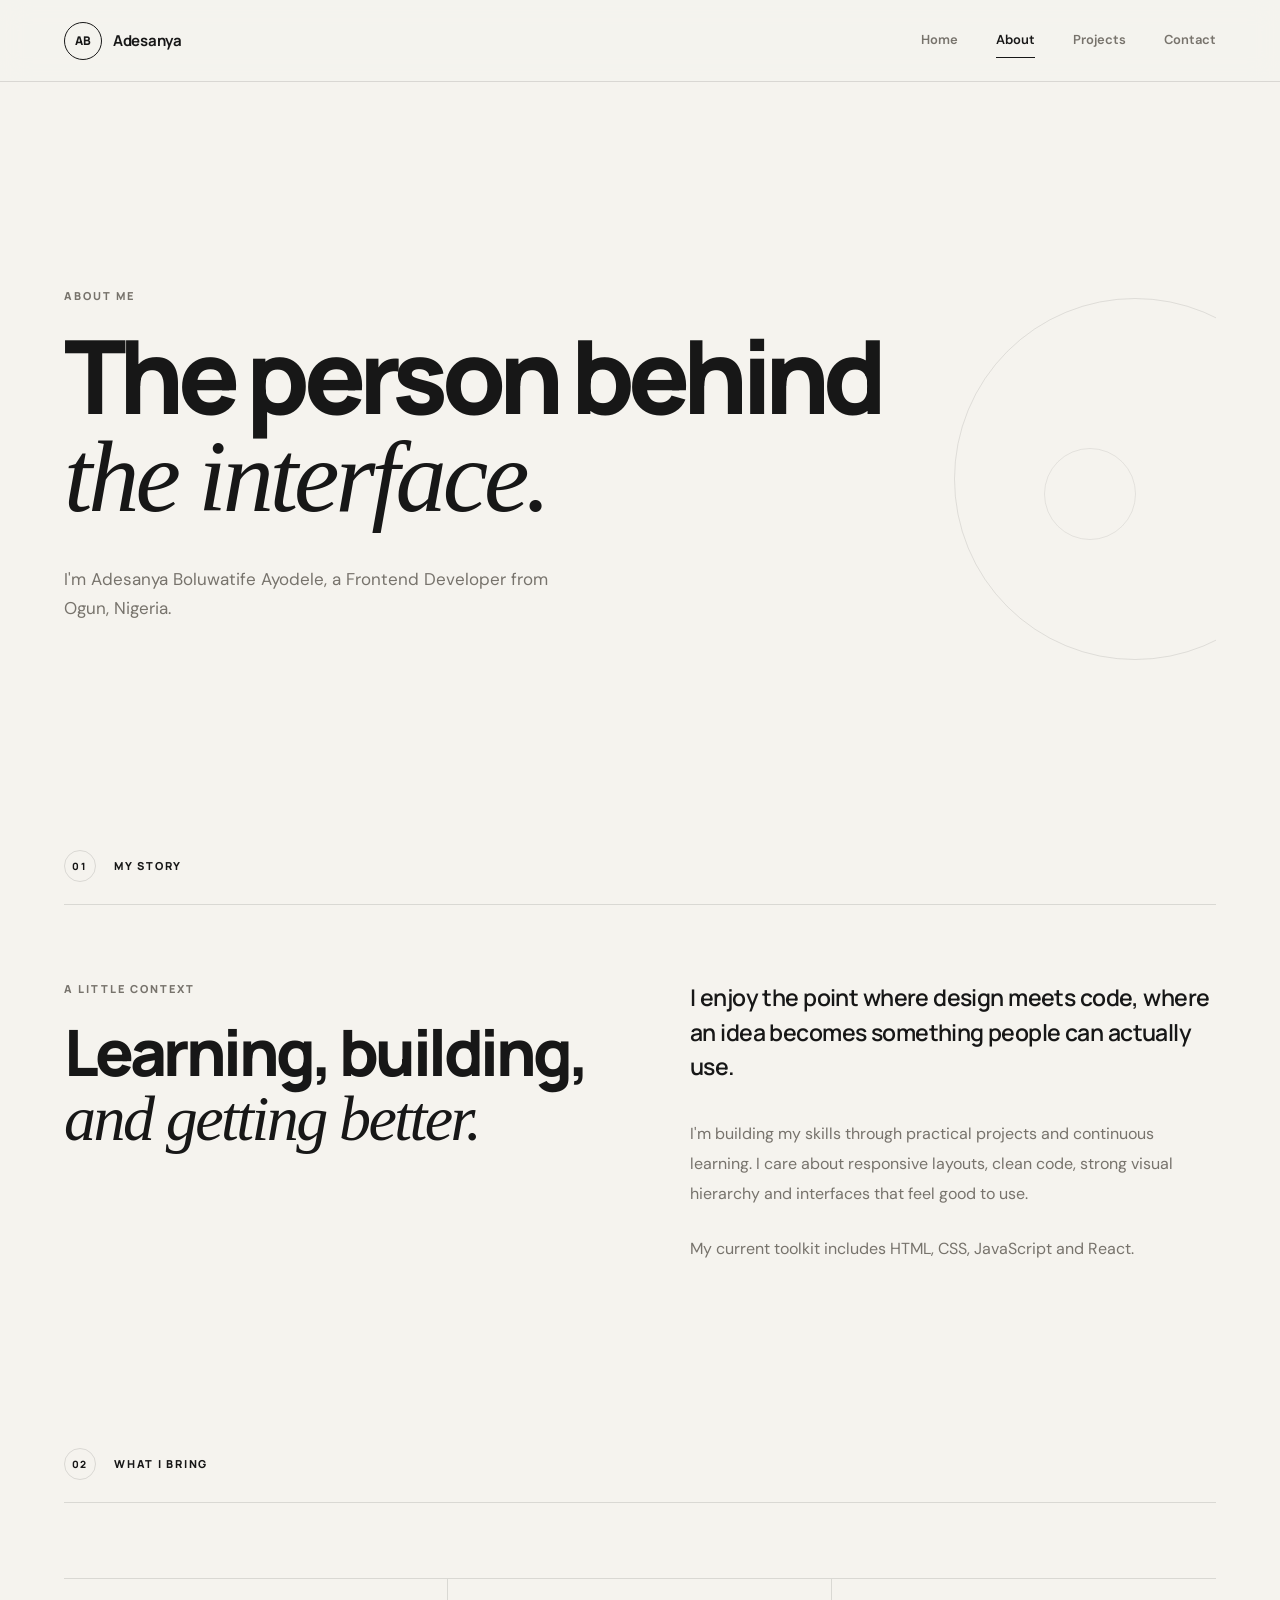
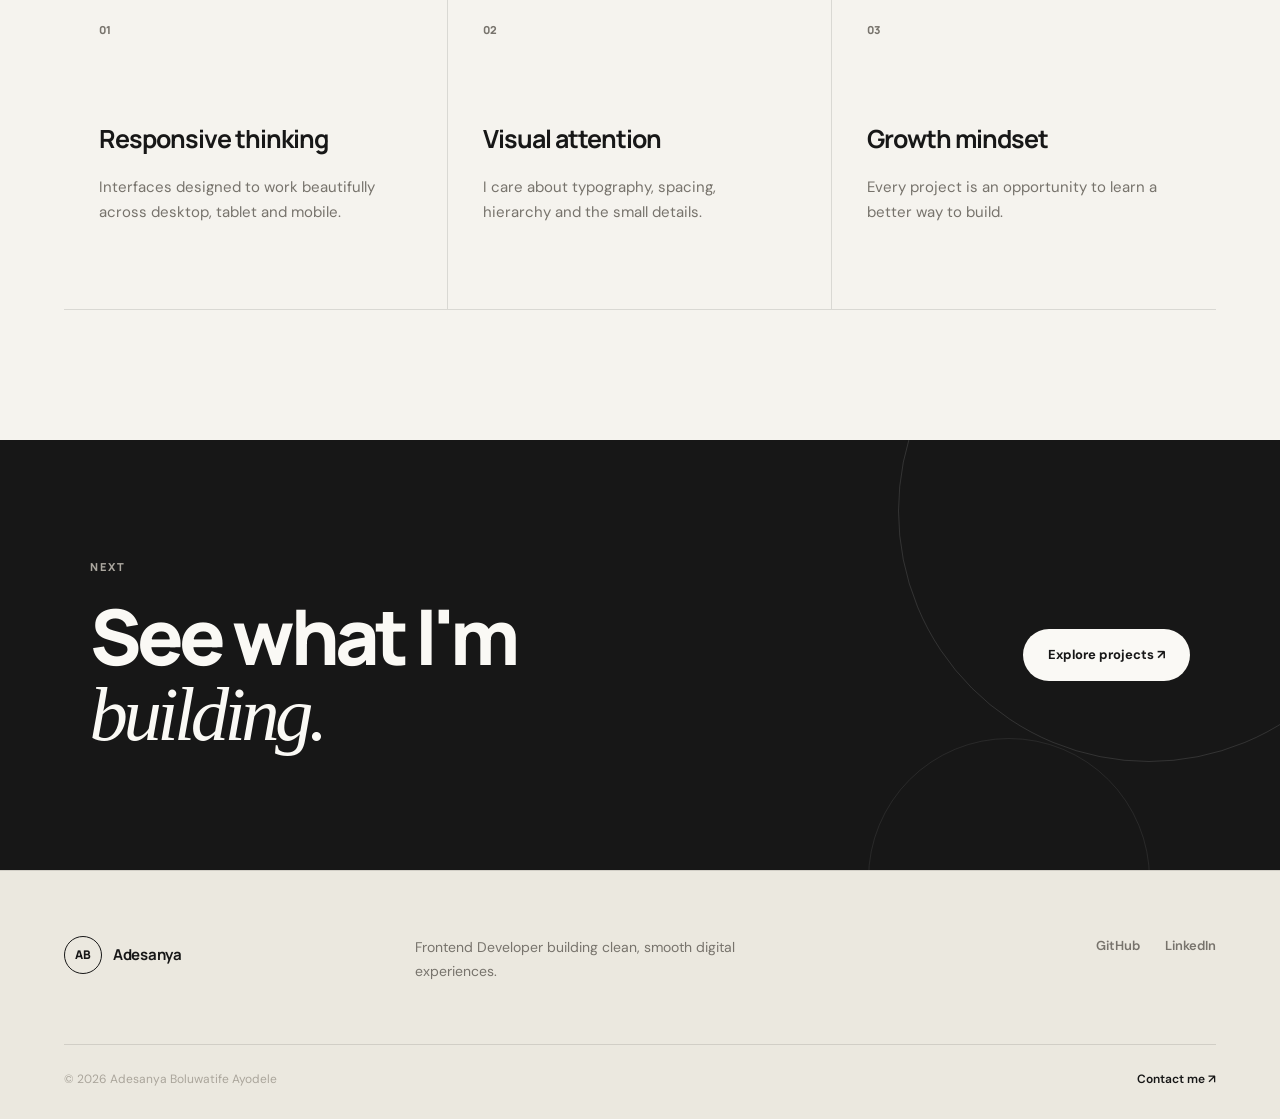
<file: about.html>
<!DOCTYPE html>
<html lang="en">

<head>

    <meta charset="UTF-8">
    <meta name="viewport" content="width=device-width, initial-scale=1.0">

    <title>About | Adesanya Boluwatife Ayodele</title>

    <link rel="preconnect" href="https://fonts.googleapis.com">
    <link rel="preconnect" href="https://fonts.gstatic.com" crossorigin>

    <link href="https://fonts.googleapis.com/css2?family=DM+Sans:wght@400;500;600;700&family=Manrope:wght@500;600;700;800&display=swap" rel="stylesheet">

    <link rel="stylesheet" href="CSS/about.css">
        <link rel="icon" type="image/x-icon" href="35d72cd7-6388-4650-b26b-9ae0b78d3b86-removebg-preview.png">

</head>

<body>

<header class="header">

    <a href="index.html" class="logo">
        <span>AB</span>
        <strong>Adesanya</strong>
    </a>

    <nav class="nav">

        <a href="index.html">Home</a>

        <a href="about.html" class="active">
            About
        </a>

        <a href="project.html">
            Projects
        </a>

        <a href="contact.html">
            Contact
        </a>

    </nav>

    <!-- <a href="contact.html" class="header-button">
        Let's talk ↗
    </a> -->

    <button class="menu-button">
        ☰
    </button>

</header>


<main>

<section class="page-hero">

    <p class="eyebrow">
        ABOUT ME
    </p>

    <h1>
        The person behind
        <br>
        <em>the interface.</em>
    </h1>

    <p class="page-description">
        I'm Adesanya Boluwatife Ayodele,
        a Frontend Developer from Ogun, Nigeria.
    </p>

</section>


<section class="section">

    <div class="section-label">
        <span>01</span>
        MY STORY
    </div>

    <div class="two-column">

        <div>

            <p class="eyebrow">
                A LITTLE CONTEXT
            </p>

            <h2>
                Learning, building,
                <br>
                <em>and getting better.</em>
            </h2>

        </div>

        <div class="section-text">

            <p class="large-text">
                I enjoy the point where design meets code,
                where an idea becomes something people can
                actually use.
            </p>

            <p>
                I'm building my skills through practical projects
                and continuous learning. I care about responsive
                layouts, clean code, strong visual hierarchy
                and interfaces that feel good to use.
            </p>

            <p>
                My current toolkit includes HTML, CSS,
                JavaScript and React.
            </p>

        </div>

    </div>

</section>


<section class="section skills-section">

    <div class="section-label">
        <span>02</span>
        WHAT I BRING
    </div>

    <div class="feature-grid">

        <article>
            <span>01</span>
            <h3>Responsive thinking</h3>
            <p>
                Interfaces designed to work beautifully
                across desktop, tablet and mobile.
            </p>
        </article>

        <article>
            <span>02</span>
            <h3>Visual attention</h3>
            <p>
                I care about typography, spacing,
                hierarchy and the small details.
            </p>
        </article>

        <article>
            <span>03</span>
            <h3>Growth mindset</h3>
            <p>
                Every project is an opportunity to
                learn a better way to build.
            </p>
        </article>

    </div>

</section>


<section class="dark-section">

    <div>

        <p class="eyebrow">
            NEXT
        </p>

        <h2>
            See what I'm
            <br>
            <em>building.</em>
        </h2>

    </div>

    <a href="project.html" class="light-button">
        Explore projects ↗
    </a>

</section>

</main>


<footer class="footer">

    <div class="footer-top">

        <a href="index.html" class="logo">
            <span>AB</span>
            <strong>Adesanya</strong>
        </a>

        <p>
            Frontend Developer building clean,
            smooth digital experiences.
        </p>

        <div class="social-links">

            <a href="https://github.com/drnm3024-hash">
                GitHub
            </a>

            <a href="https://www.linkedin.com/in/adesanya-boluwatife-6464a2381">
                LinkedIn
            </a>

        </div>

    </div>

    <div class="footer-bottom">

        <span>
            © 2026 Adesanya Boluwatife Ayodele
        </span>

        <a href="contact.html">
            Contact me ↗
        </a>

    </div>

</footer>

<script src="Java/script.js"></script>

</body>
</html>
</file>
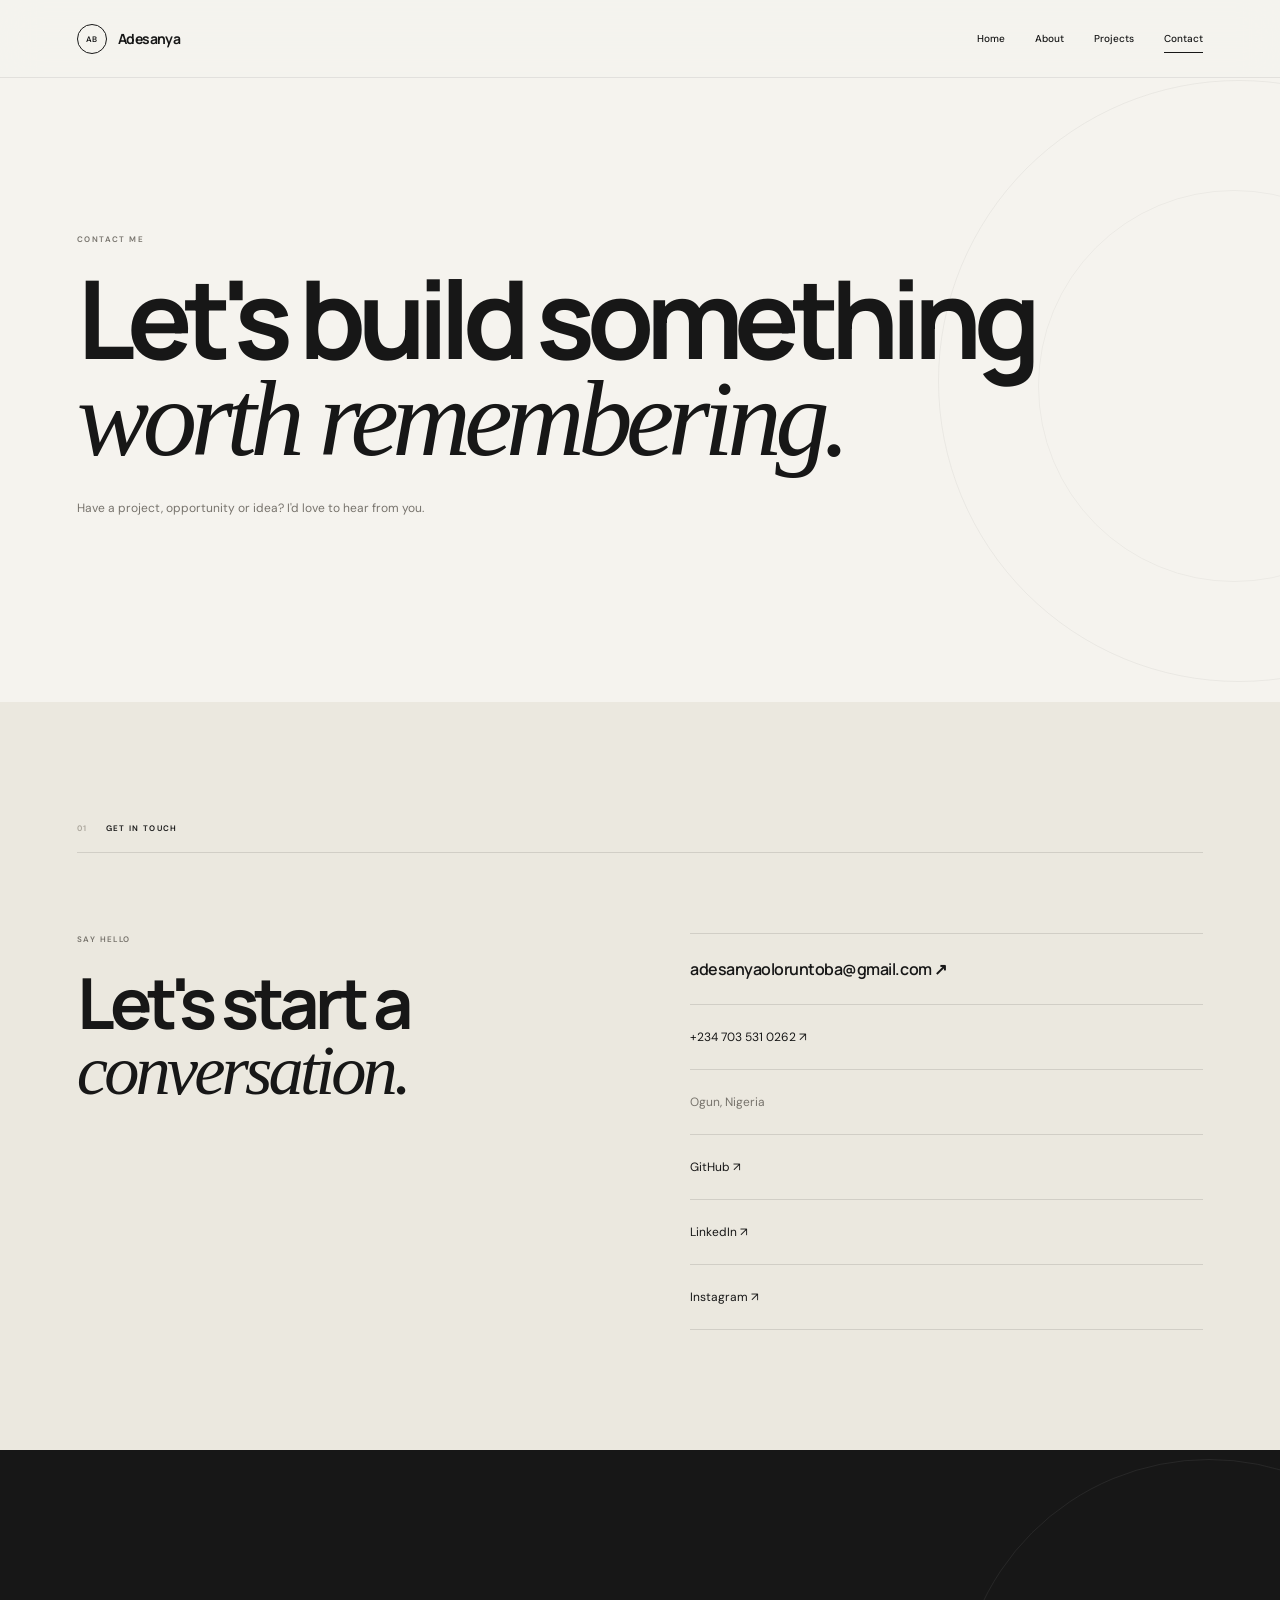
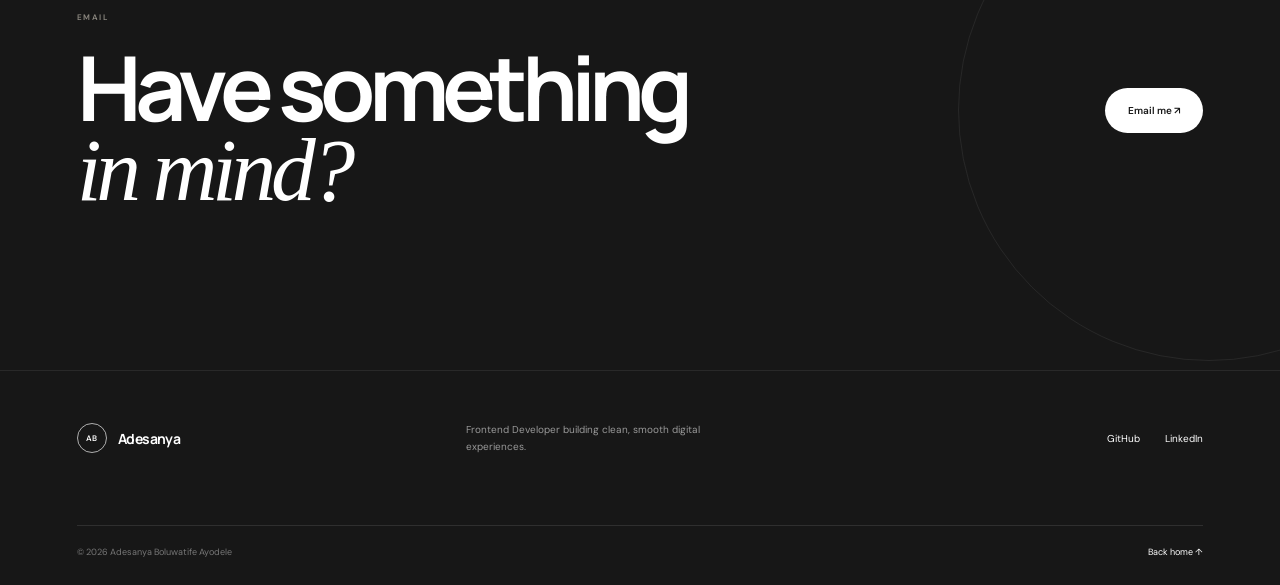
<file: contact.html>
<!DOCTYPE html>
<html lang="en">

<head>

    <meta charset="UTF-8">
    <meta name="viewport" content="width=device-width, initial-scale=1.0">

    <title>Contact | Adesanya Boluwatife Ayodele</title>

    <link rel="preconnect" href="https://fonts.googleapis.com">
    <link rel="preconnect" href="https://fonts.gstatic.com" crossorigin>

    <link
        href="https://fonts.googleapis.com/css2?family=DM+Sans:wght@400;500;600;700&family=Manrope:wght@500;600;700;800&display=swap"
        rel="stylesheet">

    <link rel="stylesheet" href="CSS/contact.css">

    <link rel="icon" type="image/x-icon" href="35d72cd7-6388-4650-b26b-9ae0b78d3b86-removebg-preview.png">
</head>

<body>

    <header class="header">

        <a href="index.html" class="logo">
            <span>AB</span>
            <strong>Adesanya</strong>
        </a>

        <nav class="nav">

            <a href="index.html">
                Home
            </a>

            <a href="about.html">
                About
            </a>

            <a href="project.html">
                Projects
            </a>

            <a href="contact.html" class="active">
                Contact
            </a>

        </nav>

        <!-- <a href="contact.html" class="header-button">
        Let's talk ↗
    </a> -->

        <button class="menu-button">
            ☰
        </button>

    </header>


    <main>

        <section class="page-hero">

            <p class="eyebrow">
                CONTACT ME
            </p>

            <h1>
                Let's build something
                <br>
                <em>worth remembering.</em>
            </h1>

            <p class="page-description">
                Have a project, opportunity or idea?
                I'd love to hear from you.
            </p>

        </section>


        <section class="section contact-section">

            <div class="section-label">
                <span>01</span>
                GET IN TOUCH
            </div>

            <div class="contact-grid">

                <div>

                    <p class="eyebrow">
                        SAY HELLO
                    </p>

                    <h2>
                        Let's start a
                        <br>
                        <em>conversation.</em>
                    </h2>

                </div>


                <div class="contact-details">

                    <a href="mailto:adesanyaoloruntoba@gmail.com">
                        adesanyaoloruntoba@gmail.com ↗
                    </a>

                    <a href="tel:+2347035310262">
                        +234 703 531 0262 ↗
                    </a>

                    <span>
                        Ogun, Nigeria
                    </span>

                    <a href="https://github.com/drnm3024-hash" target="_blank">
                        GitHub ↗
                    </a>

                    <a href="https://www.linkedin.com/in/adesanya-boluwatife-6464a2381" target="_blank">
                        LinkedIn ↗
                    </a>
                    <a href="https://www.instagram.com/adesanyaboluwatifeayodele?stkn=djZ0c3ZhZnI1aWFo">
                        Instagram ↗
                    </a>

                </div>

            </div>

        </section>


        <section class="dark-section">

            <div>

                <p class="eyebrow">
                    EMAIL
                </p>

                <h2>
                    Have something
                    <br>
                    <em>in mind?</em>
                </h2>

            </div>

            <a href="mailto:adesanyaoloruntoba@gmail.com" class="light-button">
                Email me ↗
            </a>

        </section>

    </main>


    <footer class="footer">

        <div class="footer-top">

            <a href="index.html" class="logo">
                <span>AB</span>
                <strong>Adesanya</strong>
            </a>

            <p>
                Frontend Developer building clean,
                smooth digital experiences.
            </p>

            <div class="social-links">

                <a href="https://github.com/drnm3024-hash/Ayo-portfolio-website.git">
                    GitHub
                </a>

                <a href="https://www.linkedin.com/in/adesanya-boluwatife-6464a2381">
                    LinkedIn
                </a>

            </div>

        </div>

        <div class="footer-bottom">

            <span>
                © 2026 Adesanya Boluwatife Ayodele
            </span>

            <a href="index.html">
                Back home ↑
            </a>

        </div>

    </footer>

    <script src="Java/script.js"></script>

</body>

</html>
</file>
<file: CSS/about.css>
/* =========================================================
   ABOUT PAGE
   Adesanya Boluwatife Ayodele
   ========================================================= */


/* =========================================================
   ROOT / RESET
   ========================================================= */

:root {
    --cream: #f5f3ee;
    --cream-dark: #ebe8df;
    --white: #faf9f5;

    --black: #171717;
    --gray: #77736c;
    --gray-light: #aaa59b;

    --border: rgba(23, 23, 23, 0.12);

    --serif: Georgia, "Times New Roman", serif;
    --sans: "Manrope", Arial, sans-serif;
    --body-font: "DM Sans", Arial, sans-serif;

    --container: 1240px;

    --transition: 0.35s ease;
}


* {
    margin: 0;
    padding: 0;
    box-sizing: border-box;
}


html {
    scroll-behavior: smooth;
}


body {
    background: var(--cream);
    color: var(--black);
    font-family: var(--body-font);
    line-height: 1.6;
    overflow-x: hidden;
}


a {
    color: inherit;
    text-decoration: none;
}


button {
    font: inherit;
}


img {
    max-width: 100%;
    display: block;
}


/* =========================================================
   HEADER
   ========================================================= */

.header {
    position: fixed;
    top: 0;
    left: 0;

    width: 100%;
    height: 82px;

    padding: 0 5%;

    display: flex;
    align-items: center;
    justify-content: space-between;

    background: rgba(245, 243, 238, 0.82);
    backdrop-filter: blur(14px);
    -webkit-backdrop-filter: blur(14px);

    border-bottom: 1px solid var(--border);

    z-index: 1000;
}


/* LOGO */

.logo {
    display: flex;
    align-items: center;
    gap: 11px;

    font-family: var(--sans);
}


.logo span {
    width: 38px;
    height: 38px;

    display: grid;
    place-items: center;

    border: 1px solid var(--black);
    border-radius: 50%;

    font-size: 12px;
    font-weight: 800;
    letter-spacing: -0.03em;
}


.logo strong {
    font-size: 15px;
    font-weight: 700;
    letter-spacing: -0.02em;
}


/* NAVIGATION */

.nav {
    display: flex;
    align-items: center;
    gap: 38px;
}


.nav a {
    position: relative;

    font-size: 13px;
    font-weight: 600;

    color: var(--gray);

    transition: color var(--transition);
}


.nav a::after {
    content: "";

    position: absolute;
    left: 0;
    bottom: -7px;

    width: 0;
    height: 1px;

    background: var(--black);

    transition: width var(--transition);
}


.nav a:hover,
.nav a.active {
    color: var(--black);
}


.nav a:hover::after,
.nav a.active::after {
    width: 100%;
}


/* HEADER BUTTON */

.header-button {
    display: inline-flex;
    align-items: center;
    justify-content: center;

    padding: 12px 20px;

    background: var(--black);
    color: var(--white);

    border-radius: 999px;

    font-size: 12px;
    font-weight: 700;

    transition:
        transform var(--transition),
        background var(--transition);
}


.header-button:hover {
    transform: translateY(-2px);
    background: #2b2b2b;
}


/* MOBILE MENU BUTTON */

.menu-button {
    display: none;

    border: 0;
    background: transparent;

    font-size: 25px;
    cursor: pointer;

    color: var(--black);
}


/* =========================================================
   GENERAL CONTAINER
   ========================================================= */

main {
    width: 100%;
}


.section {
    width: min(var(--container), 90%);
    margin: 0 auto;

    padding: 130px 0;
}


/* =========================================================
   PAGE HERO
   ========================================================= */

.page-hero {
    position: relative;

    width: min(var(--container), 90%);
    min-height: 720px;

    margin: 0 auto;
    padding-top: 190px;

    display: flex;
    flex-direction: column;
    justify-content: center;

    overflow: hidden;
}


/* decorative circle */

.page-hero::after {
    content: "";

    position: absolute;

    right: -100px;
    bottom: 60px;

    width: 360px;
    height: 360px;

    border: 1px solid rgba(23, 23, 23, 0.10);
    border-radius: 50%;

    pointer-events: none;
}


.page-hero::before {
    content: "";

    position: absolute;

    right: 80px;
    bottom: 180px;

    width: 90px;
    height: 90px;

    border: 1px solid rgba(23, 23, 23, 0.08);
    border-radius: 50%;
}


/* EYEBROW */

.eyebrow {
    margin-bottom: 22px;

    font-family: var(--sans);

    font-size: 11px;
    font-weight: 800;

    letter-spacing: 0.18em;

    color: var(--gray);
}


/* MAIN HERO TITLE */

.page-hero h1 {
    position: relative;
    z-index: 2;

    max-width: 1050px;

    font-family: var(--sans);

    font-size: clamp(55px, 8vw, 112px);

    line-height: 0.95;

    letter-spacing: -0.065em;

    font-weight: 800;
}


.page-hero h1 em {
    font-family: var(--serif);

    font-weight: 400;

    letter-spacing: -0.04em;
}


.page-description {
    max-width: 530px;

    margin-top: 40px;

    color: var(--gray);

    font-size: 17px;
    line-height: 1.7;
}


/* =========================================================
   SECTION LABEL
   ========================================================= */

.section-label {
    display: flex;
    align-items: center;
    gap: 18px;

    padding-bottom: 22px;

    margin-bottom: 75px;

    border-bottom: 1px solid var(--border);

    font-family: var(--sans);

    font-size: 11px;
    font-weight: 800;

    letter-spacing: 0.16em;
}


.section-label span {
    display: inline-flex;
    align-items: center;
    justify-content: center;

    width: 32px;
    height: 32px;

    border: 1px solid var(--border);

    border-radius: 50%;

    font-size: 10px;
}


/* =========================================================
   TWO COLUMN STORY
   ========================================================= */

.two-column {
    display: grid;

    grid-template-columns: 1fr 1fr;

    gap: 100px;

    align-items: start;
}


.two-column h2 {
    font-family: var(--sans);

    font-size: clamp(40px, 5vw, 70px);

    line-height: 1;

    letter-spacing: -0.055em;

    font-weight: 800;
}


.two-column h2 em {
    font-family: var(--serif);

    font-weight: 400;

    letter-spacing: -0.04em;
}


/* RIGHT SIDE TEXT */

.section-text {
    max-width: 590px;
}


.large-text {
    margin-bottom: 35px;

    font-family: var(--sans);

    font-size: 23px;
    line-height: 1.5;

    font-weight: 600;

    letter-spacing: -0.025em;
}


.section-text p:not(.large-text) {
    margin-bottom: 24px;

    color: var(--gray);

    font-size: 16px;

    line-height: 1.9;
}


/* =========================================================
   SKILLS SECTION
   ========================================================= */

.skills-section {
    padding-top: 30px;
}


.feature-grid {
    display: grid;

    grid-template-columns: repeat(3, 1fr);

    border-top: 1px solid var(--border);
    border-bottom: 1px solid var(--border);
}


.feature-grid article {
    min-height: 330px;

    padding: 42px 35px;

    border-right: 1px solid var(--border);

    transition:
        background var(--transition),
        transform var(--transition);
}


.feature-grid article:last-child {
    border-right: none;
}


.feature-grid article:hover {
    background: var(--cream-dark);

    transform: translateY(-5px);
}


.feature-grid article > span {
    display: block;

    margin-bottom: 80px;

    font-family: var(--sans);

    font-size: 11px;
    font-weight: 800;

    color: var(--gray);
}


.feature-grid h3 {
    margin-bottom: 16px;

    font-family: var(--sans);

    font-size: 25px;

    letter-spacing: -0.04em;

    font-weight: 700;
}


.feature-grid p {
    max-width: 300px;

    color: var(--gray);

    font-size: 15px;

    line-height: 1.7;
}


/* =========================================================
   DARK CTA SECTION
   ========================================================= */

.dark-section {
    position: relative;

    width: 100%;

    min-height: 430px;

    padding: 90px 7%;

    display: flex;
    align-items: center;
    justify-content: space-between;

    gap: 50px;

    overflow: hidden;

    background: var(--black);

    color: var(--white);
}


.dark-section::before {
    content: "";

    position: absolute;

    right: -120px;
    top: -180px;

    width: 500px;
    height: 500px;

    border: 1px solid rgba(255, 255, 255, 0.12);

    border-radius: 50%;
}


.dark-section::after {
    content: "";

    position: absolute;

    right: 130px;
    bottom: -150px;

    width: 280px;
    height: 280px;

    border: 1px solid rgba(255, 255, 255, 0.08);

    border-radius: 50%;
}


.dark-section > div {
    position: relative;
    z-index: 2;
}


.dark-section .eyebrow {
    color: #aaa69e;
}


.dark-section h2 {
    font-family: var(--sans);

    font-size: clamp(45px, 6vw, 85px);

    line-height: 0.98;

    letter-spacing: -0.06em;

    font-weight: 800;
}


.dark-section h2 em {
    font-family: var(--serif);

    font-weight: 400;
}


/* CTA BUTTON */

.light-button {
    position: relative;
    z-index: 2;

    display: inline-flex;
    align-items: center;
    justify-content: center;

    padding: 16px 25px;

    background: var(--white);
    color: var(--black);

    border-radius: 999px;

    font-size: 13px;
    font-weight: 700;

    white-space: nowrap;

    transition:
        transform var(--transition),
        background var(--transition);
}


.light-button:hover {
    transform: translateY(-4px);
    background: #e9e7e1;
}


/* =========================================================
   FOOTER
   ========================================================= */

.footer {
    padding: 65px 5% 30px;

    background: var(--cream-dark);

    border-top: 1px solid var(--border);
}


/* FOOTER TOP */

.footer-top {
    max-width: 1240px;

    margin: 0 auto;

    display: grid;

    grid-template-columns: 1fr 1.5fr 1fr;

    align-items: start;

    gap: 50px;

    padding-bottom: 60px;

    border-bottom: 1px solid var(--border);
}


.footer-top > p {
    max-width: 360px;

    color: var(--gray);

    font-size: 14px;

    line-height: 1.7;
}


/* SOCIAL LINKS */

.social-links {
    display: flex;

    justify-content: flex-end;

    gap: 25px;
}


.social-links a {
    position: relative;

    font-size: 13px;
    font-weight: 600;

    color: var(--gray);

    transition: color var(--transition);
}


.social-links a::after {
    content: "";

    position: absolute;

    left: 0;
    bottom: -6px;

    width: 0;
    height: 1px;

    background: var(--black);

    transition: width var(--transition);
}


.social-links a:hover {
    color: var(--black);
}


.social-links a:hover::after {
    width: 100%;
}


/* FOOTER BOTTOM */

.footer-bottom {
    max-width: 1240px;

    margin: 0 auto;

    padding-top: 25px;

    display: flex;

    justify-content: space-between;

    align-items: center;

    gap: 20px;

    color: var(--gray-light);

    font-size: 12px;
}


.footer-bottom a {
    color: var(--black);

    font-weight: 600;

    transition: opacity var(--transition);
}


.footer-bottom a:hover {
    opacity: 0.55;
}


/* =========================================================
   MOBILE NAV
   ========================================================= */

@media (max-width: 900px) {

    .header {
        height: 72px;
    }


    .nav {
        position: absolute;

        top: 72px;
        left: 0;

        width: 100%;

        padding: 25px 5% 30px;

        display: none;
        flex-direction: column;
        align-items: flex-start;

        gap: 22px;

        background: var(--cream);

        border-bottom: 1px solid var(--border);
    }


    .nav.show {
        display: flex;
    }


    .nav a {
        font-size: 16px;
    }


    .header-button {
        display: none;
    }


    .menu-button {
        display: block;
    }


    .page-hero {
        min-height: 650px;

        padding-top: 150px;
    }


    .two-column {
        grid-template-columns: 1fr;

        gap: 55px;
    }


    .feature-grid {
        grid-template-columns: 1fr;
    }


    .feature-grid article {
        min-height: auto;

        border-right: none;

        border-bottom: 1px solid var(--border);
    }


    .feature-grid article:last-child {
        border-bottom: none;
    }


    .feature-grid article > span {
        margin-bottom: 45px;
    }


    .dark-section {
        padding: 80px 7%;

        flex-direction: column;

        align-items: flex-start;
    }


    .footer-top {
        grid-template-columns: 1fr;

        gap: 30px;
    }


    .social-links {
        justify-content: flex-start;
    }
}


/* =========================================================
   TABLET
   ========================================================= */

@media (max-width: 700px) {

    .section {
        padding: 90px 0;
    }


    .page-hero {
        width: 90%;

        min-height: 570px;

        padding-top: 130px;
    }


    .page-hero h1 {
        font-size: clamp(48px, 13vw, 75px);

        line-height: 0.98;
    }


    .page-description {
        margin-top: 30px;

        font-size: 15px;

        max-width: 420px;
    }


    .section-label {
        margin-bottom: 50px;
    }


    .two-column h2 {
        font-size: clamp(40px, 11vw, 60px);
    }


    .large-text {
        font-size: 20px;
    }


    .dark-section {
        min-height: 400px;

        padding: 75px 6%;
    }


    .dark-section h2 {
        font-size: clamp(43px, 12vw, 70px);
    }


    .footer {
        padding: 50px 6% 25px;
    }


    .footer-bottom {
        flex-direction: column;

        align-items: flex-start;
    }
}


/* =========================================================
   SMALL MOBILE
   ========================================================= */

@media (max-width: 420px) {

    .header {
        padding: 0 6%;
    }


    .logo strong {
        font-size: 14px;
    }


    .logo span {
        width: 35px;
        height: 35px;
    }


    .page-hero {
        padding-top: 120px;

        min-height: 530px;
    }


    .page-hero h1 {
        font-size: 48px;

        letter-spacing: -0.055em;
    }


    .page-description {
        font-size: 14px;
    }


    .section {
        width: 88%;

        padding: 75px 0;
    }


    .section-label {
        font-size: 10px;

        gap: 12px;
    }


    .two-column {
        gap: 45px;
    }


    .two-column h2 {
        font-size: 40px;
    }


    .large-text {
        font-size: 19px;
    }


    .section-text p:not(.large-text) {
        font-size: 14px;
    }


    .feature-grid article {
        padding: 35px 25px;
    }


    .feature-grid h3 {
        font-size: 22px;
    }


    .dark-section {
        padding: 65px 8%;
    }


    .dark-section h2 {
        font-size: 45px;
    }


    .light-button {
        padding: 14px 20px;

        font-size: 12px;
    }
}
</file>
<file: CSS/contact.css>
/* =========================================================
   ADESANYA BOLUWATIFE AYOYELE
   CONTACT PAGE
   ========================================================= */


/* =========================================================
   RESET
   ========================================================= */

* {
    margin: 0;
    padding: 0;
    box-sizing: border-box;
}

html {
    scroll-behavior: smooth;
}

body {
    background: #f5f3ee;
    color: #171717;

    font-family: "DM Sans", sans-serif;

    line-height: 1.5;

    overflow-x: hidden;
}

a {
    color: inherit;
    text-decoration: none;
}


/* =========================================================
   VARIABLES
   Same visual language as Home + Projects
   ========================================================= */

:root {
    --cream: #f5f3ee;
    --cream-dark: #ebe8df;
    --white: #faf9f5;

    --black: #171717;
    --black-soft: #252525;

    --gray: #77736c;
    --gray-light: #aaa59b;

    --border: rgba(23, 23, 23, 0.12);

    --serif: Georgia, "Times New Roman", serif;
}


/* =========================================================
   HEADER
   ========================================================= */

.header {
    position: fixed;

    top: 0;
    left: 0;

    width: 100%;
    height: 78px;

    padding: 0 6vw;

    display: flex;

    align-items: center;
    justify-content: space-between;

    z-index: 1000;

    background: rgba(245, 243, 238, 0.82);

    backdrop-filter: blur(18px);
    -webkit-backdrop-filter: blur(18px);

    border-bottom: 1px solid rgba(23, 23, 23, 0.08);
}


/* =========================================================
   LOGO
   ========================================================= */

.logo {
    display: flex;

    align-items: center;

    gap: 11px;
}

.logo span {
    width: 30px;
    height: 30px;

    display: grid;
    place-items: center;

    border: 1px solid var(--black);

    border-radius: 50%;

    font-size: 8px;

    font-weight: 600;

    letter-spacing: 0.03em;
}

.logo strong {
    font-family: "Manrope", sans-serif;

    font-size: 14px;

    font-weight: 700;

    letter-spacing: -0.04em;
}


/* =========================================================
   NAVIGATION
   ========================================================= */

.nav {
    display: flex;

    align-items: center;

    gap: 30px;
}

.nav a {
    position: relative;

    color: var(--black);

    font-size: 10px;

    font-weight: 500;

    transition: opacity 0.3s ease;
}

.nav a:hover {
    opacity: 0.55;
}


/* animated underline */

.nav a::after {
    content: "";

    position: absolute;

    left: 0;
    bottom: -7px;

    width: 100%;
    height: 1px;

    background: var(--black);

    transform: scaleX(0);

    transform-origin: right;

    transition: transform 0.35s ease;
}

.nav a:hover::after,
.nav a.active::after {
    transform: scaleX(1);

    transform-origin: left;
}


/* =========================================================
   HEADER BUTTON
   ========================================================= */

.header-button {
    display: inline-flex;

    align-items: center;

    gap: 7px;

    padding: 11px 17px;

    border-radius: 50px;

    background: var(--black);

    color: white;

    font-size: 9px;

    font-weight: 600;

    transition:
        transform 0.3s ease,
        background 0.3s ease;
}

.header-button:hover {
    transform: translateY(-2px);

    background: #303030;
}


/* =========================================================
   MOBILE MENU BUTTON
   ========================================================= */

.menu-button {
    display: none;

    border: none;

    background: transparent;

    color: var(--black);

    font-size: 21px;

    cursor: pointer;
}


/* =========================================================
   HERO
   ========================================================= */

.page-hero {
    position: relative;

    min-height: 78vh;

    padding: 150px 6vw 100px;

    display: flex;

    flex-direction: column;

    justify-content: center;

    overflow: hidden;
}


/* decorative circles */

.page-hero::before {
    content: "";

    position: absolute;

    width: 600px;
    height: 600px;

    right: -260px;
    top: 80px;

    border: 1px solid rgba(23, 23, 23, 0.05);

    border-radius: 50%;
}

.page-hero::after {
    content: "";

    position: absolute;

    width: 390px;
    height: 390px;

    right: -150px;
    top: 190px;

    border: 1px solid rgba(23, 23, 23, 0.04);

    border-radius: 50%;
}


/* hero content */

.page-hero > * {
    position: relative;

    z-index: 2;
}


/* =========================================================
   EYEBROW
   ========================================================= */

.eyebrow {
    color: var(--gray);

    font-size: 8px;

    font-weight: 600;

    letter-spacing: 0.18em;

    text-transform: uppercase;
}


/* =========================================================
   HERO TITLE
   ========================================================= */

.page-hero h1 {
    max-width: 1050px;

    margin-top: 25px;

    font-family: "Manrope", sans-serif;

    font-size: clamp(60px, 8.5vw, 125px);

    line-height: 0.88;

    font-weight: 700;

    letter-spacing: -0.075em;

    color: var(--black);
}

.page-hero h1 em {
    font-family: var(--serif);

    font-weight: 400;

    letter-spacing: -0.06em;
}


/* =========================================================
   HERO DESCRIPTION
   ========================================================= */

.page-description {
    max-width: 440px;

    margin-top: 30px;

    color: var(--gray);

    font-size: 12px;

    line-height: 1.85;
}


/* =========================================================
   GENERAL SECTION
   ========================================================= */

.section {
    padding: 120px 6vw;
}


/* =========================================================
   SECTION LABEL
   ========================================================= */

.section-label {
    display: flex;

    align-items: center;

    gap: 18px;

    padding-bottom: 18px;

    border-bottom: 1px solid var(--border);

    font-size: 8px;

    font-weight: 600;

    letter-spacing: 0.17em;

    text-transform: uppercase;
}

.section-label span {
    color: var(--gray-light);
}


/* =========================================================
   CONTACT SECTION
   ========================================================= */

.contact-section {
    background: var(--cream-dark);
}


/* =========================================================
   CONTACT GRID
   ========================================================= */

.contact-grid {
    display: grid;

    grid-template-columns: 1fr 1fr;

    gap: 100px;

    padding-top: 80px;
}


/* =========================================================
   CONTACT HEADING
   ========================================================= */

.contact-grid h2 {
    margin-top: 25px;

    font-family: "Manrope", sans-serif;

    font-size: clamp(45px, 5.5vw, 78px);

    line-height: 0.92;

    font-weight: 700;

    letter-spacing: -0.07em;

    color: var(--black);
}

.contact-grid h2 em {
    font-family: var(--serif);

    font-weight: 400;

    letter-spacing: -0.055em;
}


/* =========================================================
   CONTACT DETAILS
   ========================================================= */

.contact-details {
    display: flex;

    flex-direction: column;

    align-items: flex-start;

    gap: 0;

    border-top: 1px solid var(--border);
}


/* every contact item */

.contact-details a,
.contact-details span {
    width: 100%;

    padding: 23px 0;

    border-bottom: 1px solid var(--border);

    font-size: 12px;

    color: var(--black);

    transition:
        padding-left 0.35s ease,
        opacity 0.35s ease;
}


/* hover */

.contact-details a:hover {
    padding-left: 12px;

    opacity: 0.55;
}


/* location */

.contact-details span {
    color: var(--gray);
}


/* =========================================================
   EMAIL SPECIAL STYLE
   ========================================================= */

.contact-details a:first-child {
    font-family: "Manrope", sans-serif;

    font-size: 16px;

    font-weight: 600;

    letter-spacing: -0.03em;
}


/* =========================================================
   DARK CTA
   ========================================================= */

.dark-section {
    position: relative;

    min-height: 520px;

    padding: 100px 6vw;

    display: flex;

    align-items: center;

    justify-content: space-between;

    gap: 50px;

    background: var(--black);

    color: white;

    overflow: hidden;
}


/* decorative circle */

.dark-section::after {
    content: "";

    position: absolute;

    width: 500px;
    height: 500px;

    right: -180px;
    top: 50%;

    transform: translateY(-50%);

    border: 1px solid rgba(255,255,255,0.07);

    border-radius: 50%;
}


/* keep content above circle */

.dark-section > * {
    position: relative;

    z-index: 2;
}


/* =========================================================
   CTA EYEBROW
   ========================================================= */

.dark-section .eyebrow {
    color: #8d8981;
}


/* =========================================================
   CTA TITLE
   ========================================================= */

.dark-section h2 {
    margin-top: 25px;

    font-family: "Manrope", sans-serif;

    font-size: clamp(55px, 7vw, 105px);

    line-height: 0.88;

    font-weight: 700;

    letter-spacing: -0.075em;
}

.dark-section h2 em {
    font-family: var(--serif);

    font-weight: 400;

    letter-spacing: -0.06em;
}


/* =========================================================
   LIGHT BUTTON
   ========================================================= */

.light-button {
    display: inline-flex;

    align-items: center;

    justify-content: center;

    padding: 15px 23px;

    background: white;

    color: var(--black);

    border-radius: 100px;

    font-size: 10px;

    font-weight: 600;

    white-space: nowrap;

    transition:
        transform 0.3s ease,
        background 0.3s ease;
}

.light-button:hover {
    transform: translateY(-4px);

    background: #e9e6df;
}


/* =========================================================
   FOOTER
   ========================================================= */

.footer {
    padding: 50px 6vw 25px;

    background: var(--black);

    color: white;

    border-top: 1px solid rgba(255,255,255,0.08);
}


/* =========================================================
   FOOTER TOP
   ========================================================= */

.footer-top {
    display: grid;

    grid-template-columns: 1fr 1fr 1fr;

    align-items: center;

    gap: 40px;
}


/* footer logo */

.footer .logo {
    color: white;
}

.footer .logo span {
    border-color: rgba(255,255,255,0.65);
}


/* footer description */

.footer-top > p {
    max-width: 280px;

    color: #999;

    font-size: 10px;

    line-height: 1.7;
}


/* =========================================================
   SOCIAL LINKS
   ========================================================= */

.social-links {
    display: flex;

    justify-content: flex-end;

    gap: 25px;
}

.social-links a {
    color: white;

    font-size: 10px;

    transition:
        opacity 0.3s ease,
        transform 0.3s ease;
}

.social-links a:hover {
    opacity: 0.55;

    transform: translateY(-2px);
}


/* =========================================================
   FOOTER BOTTOM
   ========================================================= */

.footer-bottom {
    display: flex;

    align-items: center;

    justify-content: space-between;

    margin-top: 70px;

    padding-top: 20px;

    border-top: 1px solid rgba(255,255,255,0.1);

    color: #777;

    font-size: 9px;
}

.footer-bottom a {
    color: white;

    transition: opacity 0.3s ease;
}

.footer-bottom a:hover {
    opacity: 0.55;
}


/* =========================================================
   TABLET
   ========================================================= */

@media (max-width: 1000px) {

    .nav {
        gap: 20px;
    }

    .contact-grid {
        gap: 60px;
    }

    .footer-top {
        grid-template-columns: 1fr 1fr;
    }

    .social-links {
        justify-content: flex-start;
    }
}


/* =========================================================
   MOBILE
   ========================================================= */

@media (max-width: 700px) {

    /* HEADER */

    .header {
        height: 70px;

        padding: 0 20px;
    }

    .header-button {
        display: none;
    }

    .menu-button {
        display: block;
    }


    /* MOBILE NAV */

    .nav {
        position: absolute;

        top: 70px;
        left: 0;

        width: 100%;

        padding: 25px 20px;

        display: none;

        flex-direction: column;

        align-items: flex-start;

        gap: 20px;

        background: rgba(245, 243, 238, 0.98);

        border-bottom: 1px solid var(--border);
    }

    .nav.active {
        display: flex;
    }


    /* HERO */

    .page-hero {
        min-height: 75vh;

        padding: 130px 20px 70px;
    }

    .page-hero h1 {
        font-size: clamp(52px, 14vw, 82px);
    }

    .page-description {
        max-width: 340px;

        font-size: 11px;
    }


    /* SECTION */

    .section {
        padding: 80px 20px;
    }


    /* CONTACT GRID */

    .contact-grid {
        grid-template-columns: 1fr;

        gap: 60px;

        padding-top: 50px;
    }

    .contact-grid h2 {
        font-size: clamp(43px, 12vw, 65px);
    }


    /* DETAILS */

    .contact-details a,
    .contact-details span {
        padding: 20px 0;

        font-size: 11px;
    }

    .contact-details a:first-child {
        font-size: 14px;
    }


    /* DARK CTA */

    .dark-section {
        min-height: 440px;

        padding: 80px 20px;

        flex-direction: column;

        align-items: flex-start;

        justify-content: center;
    }

    .dark-section h2 {
        font-size: clamp(50px, 14vw, 78px);
    }

    .dark-section::after {
        width: 350px;
        height: 350px;

        right: -180px;
    }


    /* FOOTER */

    .footer {
        padding: 45px 20px 20px;
    }

    .footer-top {
        grid-template-columns: 1fr;

        gap: 30px;
    }

    .social-links {
        justify-content: flex-start;
    }

    .footer-bottom {
        margin-top: 50px;

        flex-direction: column;

        align-items: flex-start;

        gap: 15px;
    }
}


/* =========================================================
   SMALL PHONES
   ========================================================= */

@media (max-width: 420px) {

    .page-hero h1 {
        font-size: 50px;
    }

    .contact-grid h2 {
        font-size: 42px;
    }

    .dark-section h2 {
        font-size: 49px;
    }

    .light-button {
        padding: 13px 19px;
    }
}
</file>
